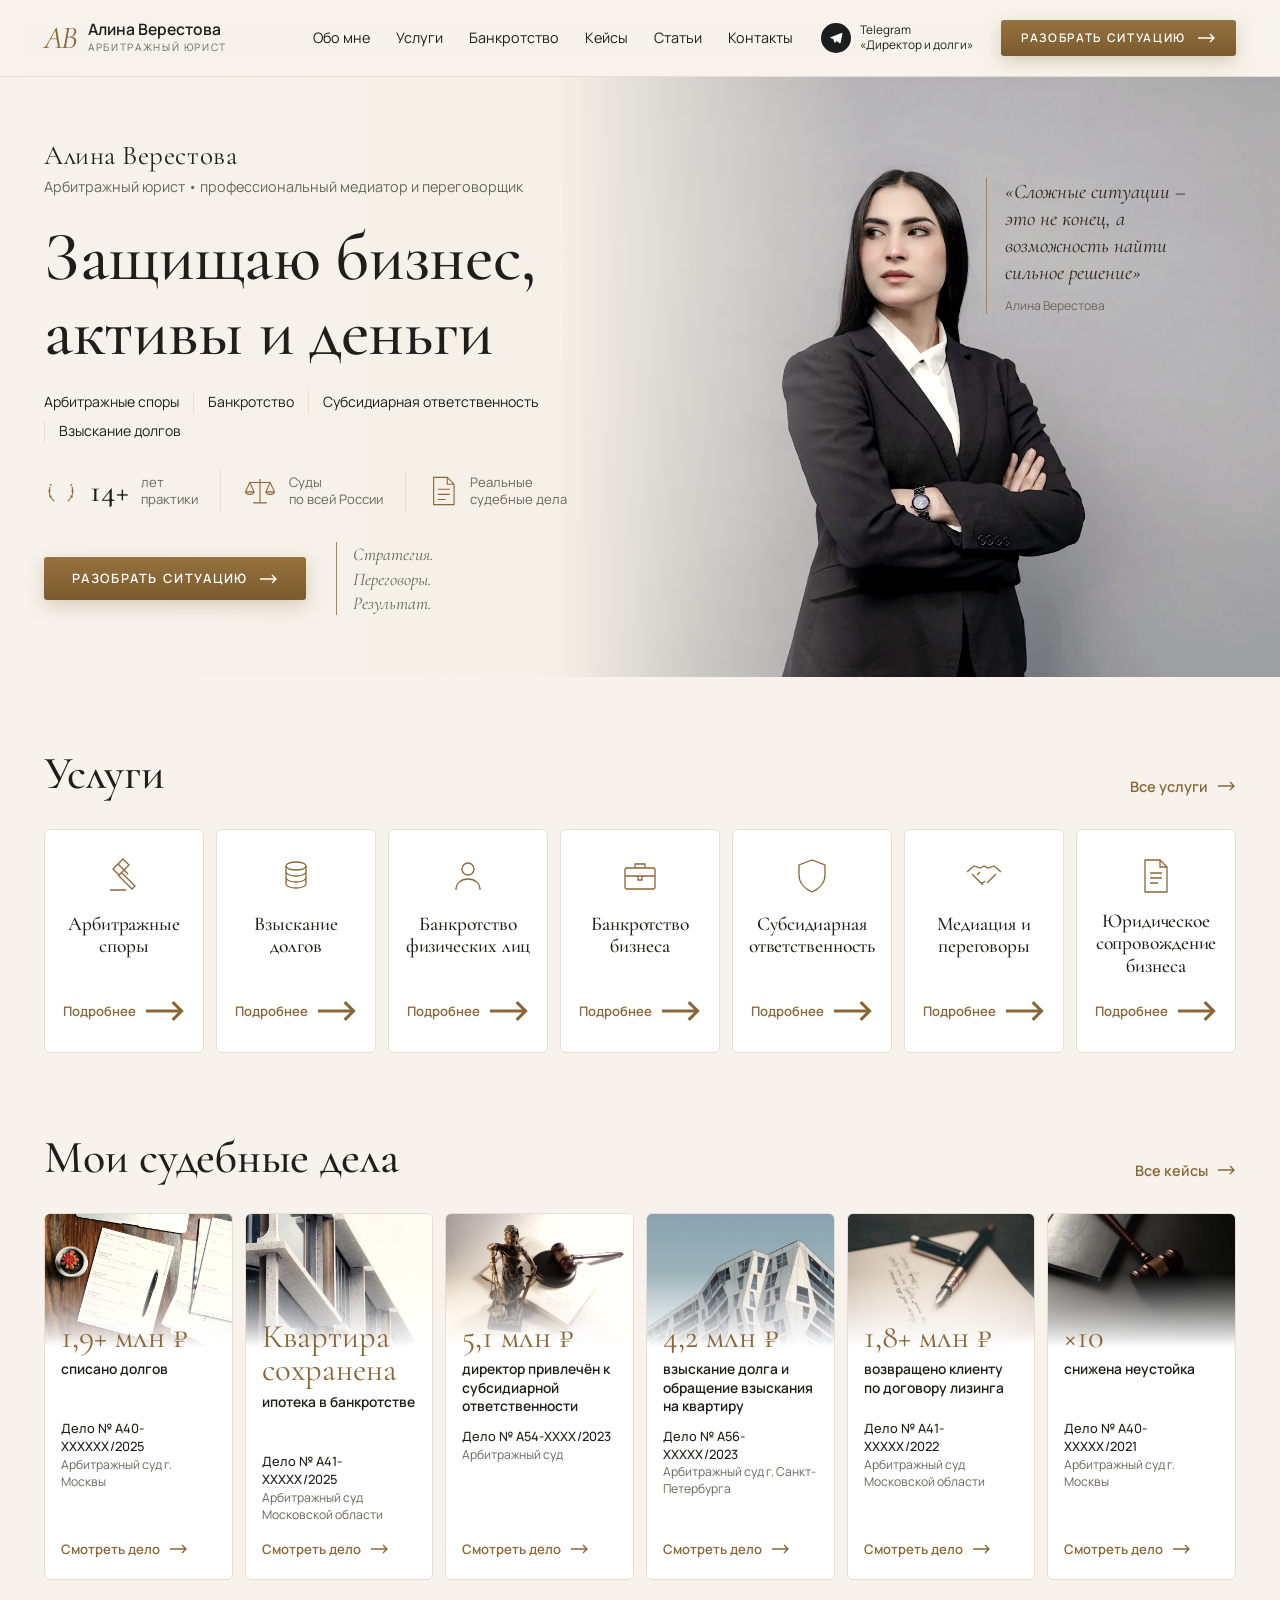
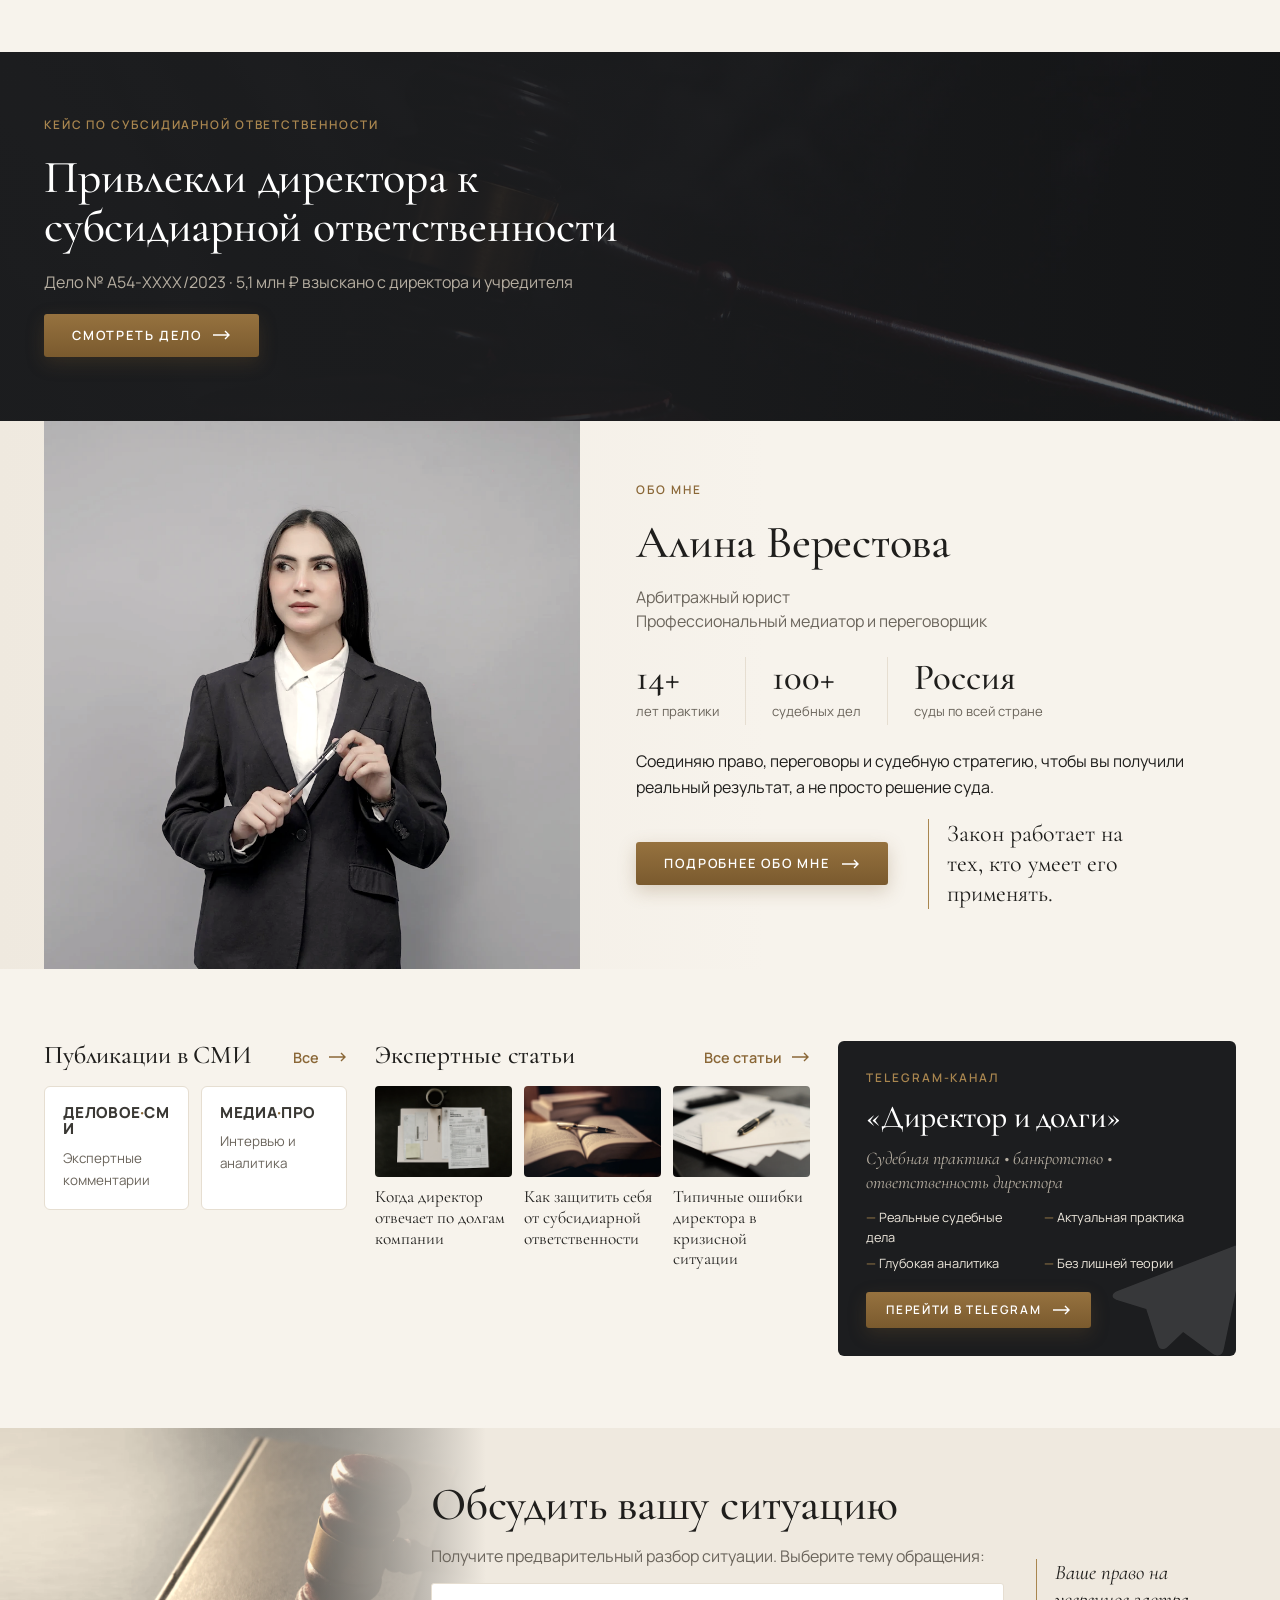
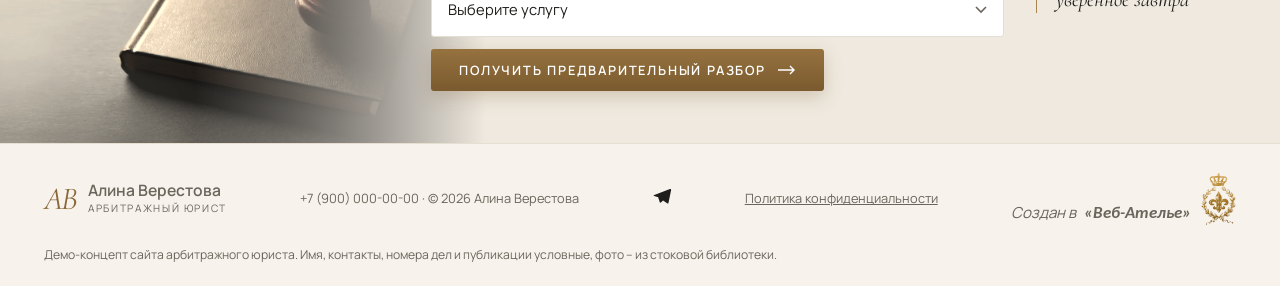
<file: index.html>
<!doctype html>
<html lang="ru">
<head>
<meta charset="utf-8">
<meta name="viewport" content="width=device-width,initial-scale=1">
<title>Алина Верестова · арбитражный юрист</title>
<meta name="description" content="Арбитражные споры, банкротство, субсидиарная ответственность, взыскание долгов. Реальные судебные дела и разбор вашей ситуации. Демо-сайт.">
<meta property="og:title" content="Алина Верестова · арбитражный юрист">
<meta property="og:description" content="Защищаю бизнес, активы и деньги в сложных юридических ситуациях.">
<meta property="og:type" content="website">
<meta property="og:url" content="https://vladislav-jb.github.io/yurist-bankrotstvo/">
<meta property="og:image" content="https://vladislav-jb.github.io/yurist-bankrotstvo/assets/hero.webp">
<link rel="icon" href="data:image/svg+xml,%3Csvg xmlns='http://www.w3.org/2000/svg' viewBox='0 0 64 64'%3E%3Crect width='64' height='64' rx='12' fill='%231C1D1F'/%3E%3Ctext x='32' y='43' font-family='Georgia' font-style='italic' font-size='30' fill='%23A9864F' text-anchor='middle'%3EАВ%3C/text%3E%3C/svg%3E">
<link rel="preconnect" href="https://fonts.googleapis.com"><link rel="preconnect" href="https://fonts.gstatic.com" crossorigin>
<link rel="stylesheet" href="https://fonts.googleapis.com/css2?family=Cormorant+Garamond:ital,wght@0,500;0,600;1,500&family=Manrope:wght@400;500;600;700;800&display=swap">
<link href="https://fonts.googleapis.com/css2?family=Carlito:ital,wght@1,700&display=swap" rel="stylesheet">
<link rel="stylesheet" href="style.css?v=3">
<script type="application/ld+json">{"@context":"https://schema.org","@type":"LegalService","name":"Алина Верестова, арбитражный юрист","telephone":"+7 (900) 000-00-00","areaServed":"RU","url":"https://vladislav-jb.github.io/yurist-bankrotstvo/"}</script>
</head>
<body>
<svg width="0" height="0" style="position:absolute" aria-hidden="true">
  <symbol id="arr" viewBox="0 0 18 10"><path d="M0 5h16M12 1l4 4-4 4" fill="none" stroke="currentColor" stroke-width="1.4"/></symbol>
  <symbol id="plane" viewBox="0 0 24 24"><path d="M21.5 3.5 2.8 10.7c-1 .4-1 1.1-.2 1.4l4.8 1.5 1.8 5.6c.2.6.4.8.9.8.4 0 .6-.2.9-.5l2.3-2.2 4.8 3.5c.9.5 1.5.2 1.7-.8l3.1-14.8c.3-1.3-.5-1.9-1.4-1.7Z" fill="currentColor"/></symbol>
</svg>

<header class="hdr">
  <div class="wrap hdr__in">
    <a class="logo" href="./"><span class="logo__mark">АВ</span><span class="logo__txt"><b>Алина Верестова</b><small>Арбитражный юрист</small></span></a>
    <nav class="nav" aria-label="Разделы">
      <a href="#about">Обо мне</a><a href="#uslugi">Услуги</a><a href="bankrotstvo.html">Банкротство</a><a href="#kejsy">Кейсы</a><a href="#stati">Статьи</a><a href="#kontakty">Контакты</a>
    </nav>
    <a class="tg" href="#tg"><span class="tg__ic"><svg width="14" height="14" style="color:#fff"><use href="#plane"/></svg></span><span>Telegram<br>«Директор и долги»</span></a>
    <a class="btn btn--sm" href="#kontakty" data-open-form>Разобрать ситуацию <svg class="arr"><use href="#arr"/></svg></a>
    <button class="burger" aria-label="Меню" aria-expanded="false"><svg width="20" height="14" viewBox="0 0 20 14"><path d="M0 1h20M0 7h20M0 13h20" stroke="currentColor" stroke-width="1.6"/></svg></button>
  </div>
</header>

<main>
<section class="hero" aria-label="Первый экран">
  <div class="wrap hero__in">
    <div class="hero__txt">
      <div><div class="hero__name">Алина Верестова</div><div class="hero__role">Арбитражный юрист • профессиональный медиатор и переговорщик</div></div>
      <h1>Защищаю бизнес, активы и деньги</h1>
      <div class="hero__dirs"><span>Арбитражные споры</span><span>Банкротство</span><span>Субсидиарная ответственность</span><span>Взыскание долгов</span></div>
      <div class="facts">
        <div class="fact"><svg width="34" height="34" viewBox="0 0 40 40" fill="none" stroke="currentColor" stroke-width="1.3"><path d="M12 32c-5-4-7-10-5-17M28 32c5-4 7-10 5-17M9 26l-3 1M8 20H5M9 14l-2-2M31 26l3 1M32 20h3M31 14l2-2"/></svg><b>14+</b><span>лет<br>практики</span></div>
        <div class="fact"><svg width="34" height="34" viewBox="0 0 40 40" fill="none" stroke="currentColor" stroke-width="1.3"><path d="M20 6v28M12 34h16M8 10h24M8 10l-5 11h10L8 10ZM32 10l-5 11h10L32 10ZM3 21a5 3 0 0 0 10 0M27 21a5 3 0 0 0 10 0"/></svg><span>Суды<br>по всей России</span></div>
        <div class="fact"><svg width="30" height="34" viewBox="0 0 34 40" fill="none" stroke="currentColor" stroke-width="1.3"><path d="M6 4h16l8 8v24H6V4ZM22 4v8h8M11 18h14M11 24h14M11 30h9"/></svg><span>Реальные<br>судебные дела</span></div>
      </div>
      <div class="hero__cta">
        <a class="btn" href="#kontakty" data-open-form>Разобрать ситуацию <svg class="arr"><use href="#arr"/></svg></a>
        <div class="motto">Стратегия.<br>Переговоры.<br>Результат.</div>
      </div>
    </div>
  </div>
  <div class="hero__photo"><img src="assets/hero.webp" alt="Алина Верестова, арбитражный юрист" width="1920" height="1080" fetchpriority="high"></div>
  <blockquote class="quote">«Сложные ситуации – это не конец, а возможность найти сильное решение»<small>Алина Верестова</small></blockquote>
</section>

<section class="sec" id="uslugi">
  <div class="wrap">
    <div class="sec__head"><h2>Услуги</h2><a class="link" href="#" data-demo>Все услуги <svg class="arr"><use href="#arr"/></svg></a></div>
    <div class="svc">
      <a href="#" data-demo="Страница услуги «Арбитражные споры» – в демо не делалась, по ТЗ её наполняем позже."><svg viewBox="0 0 40 40" fill="none" stroke="currentColor" stroke-width="1.3"><path d="m14 8 10 10M9 13l10-10 6 6-10 10zM17 16l14 14-3 3-14-14M6 34h16"/></svg><h3>Арбитражные споры</h3><span class="link">Подробнее <svg class="arr"><use href="#arr"/></svg></span></a>
      <a href="#" data-demo="Страница услуги «Взыскание долгов» – в демо не делалась, по ТЗ её наполняем позже."><svg viewBox="0 0 40 40" fill="none" stroke="currentColor" stroke-width="1.3"><ellipse cx="20" cy="10" rx="10" ry="4"/><path d="M10 10v6c0 2 4.5 4 10 4s10-2 10-4v-6M10 16v6c0 2 4.5 4 10 4s10-2 10-4v-6M10 22v6c0 2 4.5 4 10 4s10-2 10-4v-6"/></svg><h3>Взыскание долгов</h3><span class="link">Подробнее <svg class="arr"><use href="#arr"/></svg></span></a>
      <a href="bankrotstvo.html#fiz"><svg viewBox="0 0 40 40" fill="none" stroke="currentColor" stroke-width="1.3"><circle cx="20" cy="13" r="6"/><path d="M8 34c0-7 5-11 12-11s12 4 12 11"/></svg><h3>Банкротство физических лиц</h3><span class="link">Подробнее <svg class="arr"><use href="#arr"/></svg></span></a>
      <a href="bankrotstvo.html#biz"><svg viewBox="0 0 40 40" fill="none" stroke="currentColor" stroke-width="1.3"><rect x="5" y="12" width="30" height="21" rx="2"/><path d="M15 12V8h10v4M5 20h30M18 20v4h4v-4"/></svg><h3>Банкротство бизнеса</h3><span class="link">Подробнее <svg class="arr"><use href="#arr"/></svg></span></a>
      <a href="bankrotstvo.html#subsid"><svg viewBox="0 0 40 40" fill="none" stroke="currentColor" stroke-width="1.3"><path d="M20 4 7 9v10c0 8 6 14 13 17 7-3 13-9 13-17V9L20 4Z"/></svg><h3>Субсидиарная ответственность</h3><span class="link">Подробнее <svg class="arr"><use href="#arr"/></svg></span></a>
      <a href="#" data-demo="Страница услуги «Медиация и переговоры» – в демо не делалась, по ТЗ её наполняем позже."><svg viewBox="0 0 40 40" fill="none" stroke="currentColor" stroke-width="1.3"><path d="M3 16l7-6 6 2 4-2 4 2 6-2 7 6M8 18l8 8c1 1 3 1 4 0l1-1M16 16l-3 3M13 23l3 3M17 27l2 2M32 18l-9 9"/></svg><h3>Медиация и переговоры</h3><span class="link">Подробнее <svg class="arr"><use href="#arr"/></svg></span></a>
      <a href="#" data-demo="Страница услуги «Юридическое сопровождение бизнеса» – в демо не делалась, по ТЗ её наполняем позже."><svg viewBox="0 0 40 40" fill="none" stroke="currentColor" stroke-width="1.3"><path d="M9 4h15l7 7v25H9V4ZM24 4v7h7M14 17h12M14 22h12M14 27h8"/></svg><h3>Юридическое сопровождение бизнеса</h3><span class="link">Подробнее <svg class="arr"><use href="#arr"/></svg></span></a>
    </div>
  </div>
</section>

<section class="sec" id="kejsy" style="padding-top:8px">
  <div class="wrap">
    <div class="sec__head"><h2>Мои судебные дела</h2><a class="link" href="#" data-demo>Все кейсы <svg class="arr"><use href="#arr"/></svg></a></div>
    <div class="cases">
      <a class="case" href="#" data-demo="На сайте заказчика ссылка откроет карточку дела в картотеке арбитражных дел (kad.arbitr.ru).">
        <div class="case__img"><img src="assets/c1.webp" alt="" loading="lazy" width="700" height="500"></div>
        <div class="case__body"><div class="case__num">1,9+ млн ₽</div><div class="case__what">списано долгов</div>
          <div class="case__court"><b>Дело № А40-XXXXXX/2025</b>Арбитражный суд г. Москвы</div><span class="link">Смотреть дело <svg class="arr"><use href="#arr"/></svg></span></div></a>
      <a class="case" href="#" data-demo="На сайте заказчика ссылка откроет карточку дела в картотеке арбитражных дел (kad.arbitr.ru).">
        <div class="case__img"><img src="assets/c2.webp" alt="" loading="lazy" width="700" height="500"></div>
        <div class="case__body"><div class="case__num">Квартира сохранена</div><div class="case__what">ипотека в банкротстве</div>
          <div class="case__court"><b>Дело № А41-XXXXX/2025</b>Арбитражный суд Московской области</div><span class="link">Смотреть дело <svg class="arr"><use href="#arr"/></svg></span></div></a>
      <a class="case" href="#" data-demo="На сайте заказчика ссылка откроет карточку дела в картотеке арбитражных дел (kad.arbitr.ru).">
        <div class="case__img"><img src="assets/c3.webp" alt="" loading="lazy" width="700" height="500"></div>
        <div class="case__body"><div class="case__num">5,1 млн ₽</div><div class="case__what">директор привлечён к субсидиарной ответственности</div>
          <div class="case__court"><b>Дело № А54-XXXX/2023</b>Арбитражный суд</div><span class="link">Смотреть дело <svg class="arr"><use href="#arr"/></svg></span></div></a>
      <a class="case" href="#" data-demo="На сайте заказчика ссылка откроет карточку дела в картотеке арбитражных дел (kad.arbitr.ru).">
        <div class="case__img"><img src="assets/c4.webp" alt="" loading="lazy" width="700" height="500"></div>
        <div class="case__body"><div class="case__num">4,2 млн ₽</div><div class="case__what">взыскание долга и обращение взыскания на квартиру</div>
          <div class="case__court"><b>Дело № А56-XXXXX/2023</b>Арбитражный суд г. Санкт-Петербурга</div><span class="link">Смотреть дело <svg class="arr"><use href="#arr"/></svg></span></div></a>
      <a class="case" href="#" data-demo="На сайте заказчика ссылка откроет карточку дела в картотеке арбитражных дел (kad.arbitr.ru).">
        <div class="case__img"><img src="assets/c5.webp" alt="" loading="lazy" width="700" height="500"></div>
        <div class="case__body"><div class="case__num">1,8+ млн ₽</div><div class="case__what">возвращено клиенту по договору лизинга</div>
          <div class="case__court"><b>Дело № А41-XXXXX/2022</b>Арбитражный суд Московской области</div><span class="link">Смотреть дело <svg class="arr"><use href="#arr"/></svg></span></div></a>
      <a class="case" href="#" data-demo="На сайте заказчика ссылка откроет карточку дела в картотеке арбитражных дел (kad.arbitr.ru).">
        <div class="case__img"><img src="assets/c6.webp" alt="" loading="lazy" width="700" height="500"></div>
        <div class="case__body"><div class="case__num">×10</div><div class="case__what">снижена неустойка</div>
          <div class="case__court"><b>Дело № А40-XXXXX/2021</b>Арбитражный суд г. Москвы</div><span class="link">Смотреть дело <svg class="arr"><use href="#arr"/></svg></span></div></a>
    </div>
  </div>
</section>

<section class="banner" aria-label="Кейс по субсидиарной ответственности">
  <img class="bg" src="assets/banner.webp" alt="" loading="lazy">
  <div class="wrap">
    <div class="eyebrow">Кейс по субсидиарной ответственности</div>
    <h2>Привлекли директора к субсидиарной ответственности</h2>
    <p>Дело № А54-XXXX/2023 · 5,1 млн ₽ взыскано с директора и учредителя</p>
    <a class="btn" href="#" data-demo="На сайте заказчика ссылка откроет судебный акт по делу.">Смотреть дело <svg class="arr"><use href="#arr"/></svg></a>
  </div>
</section>

<section class="about" id="about">
  <div class="wrap about__in">
    <div class="about__photo"><img src="assets/about.webp" alt="Алина Верестова" loading="lazy" width="1400" height="1000"></div>
    <div class="about__txt">
      <div class="eyebrow">Обо мне</div>
      <h2>Алина Верестова</h2>
      <p class="about__role">Арбитражный юрист<br>Профессиональный медиатор и переговорщик</p>
      <div class="stats">
        <div class="stat"><b>14+</b><span>лет практики</span></div>
        <div class="stat"><b>100+</b><span>судебных дел</span></div>
        <div class="stat"><b>Россия</b><span>суды по всей стране</span></div>
      </div>
      <p>Соединяю право, переговоры и судебную стратегию, чтобы вы получили реальный результат, а не просто решение суда.</p>
      <div class="about__row">
        <a class="btn" href="#" data-demo="Страница «Обо мне» – в демо не делалась.">Подробнее обо мне <svg class="arr"><use href="#arr"/></svg></a>
        <div class="about__quote">Закон работает на тех, кто умеет его применять.</div>
      </div>
    </div>
  </div>
</section>

<section class="sec" id="stati">
  <div class="wrap tri">
    <div>
      <div class="mini-head"><h3>Публикации в СМИ</h3><a class="link" href="#" data-demo>Все <svg class="arr"><use href="#arr"/></svg></a></div>
      <div class="media">
        <a href="#" data-demo="Здесь будет ссылка на публикацию из действующего сайта заказчика."><span class="mlogo">ДЕЛОВОЕ<i>·</i>СМИ</span><span class="muted">Экспертные комментарии</span></a>
        <a href="#" data-demo="Здесь будет ссылка на публикацию из действующего сайта заказчика."><span class="mlogo">МЕДИА<i>·</i>ПРО</span><span class="muted">Интервью и аналитика</span></a>
      </div>
    </div>
    <div>
      <div class="mini-head"><h3>Экспертные статьи</h3><a class="link" href="#" data-demo>Все статьи <svg class="arr"><use href="#arr"/></svg></a></div>
      <div class="arts">
        <a href="#" data-demo="Здесь будет ссылка на реальную статью с сайта заказчика."><img src="assets/a1.webp" alt="" loading="lazy" width="600" height="400"><span>Когда директор отвечает по долгам компании</span></a>
        <a href="#" data-demo="Здесь будет ссылка на реальную статью с сайта заказчика."><img src="assets/a2.webp" alt="" loading="lazy" width="600" height="400"><span>Как защитить себя от субсидиарной ответственности</span></a>
        <a href="#" data-demo="Здесь будет ссылка на реальную статью с сайта заказчика."><img src="assets/a3.webp" alt="" loading="lazy" width="600" height="400"><span>Типичные ошибки директора в кризисной ситуации</span></a>
      </div>
    </div>
    <div class="tgcard" id="tg">
      <div class="eyebrow">Telegram-канал</div>
      <h3>«Директор и долги»</h3>
      <p>Судебная практика • банкротство • ответственность директора</p>
      <ul><li>Реальные судебные дела</li><li>Актуальная практика</li><li>Глубокая аналитика</li><li>Без лишней теории</li></ul>
      <a class="btn btn--sm" href="#" data-demo="На сайте заказчика кнопка ведёт в его Telegram-канал.">Перейти в Telegram <svg class="arr"><use href="#arr"/></svg></a>
      <svg class="plane" width="150" height="150"><use href="#plane"/></svg>
    </div>
  </div>
</section>

<section class="cta" id="kontakty">
  <div class="cta__img"><img src="assets/cta.webp" alt="" loading="lazy"></div>
  <div class="wrap cta__in">
    <div></div>
    <form class="cta__form" onsubmit="return false">
      <h2>Обсудить вашу ситуацию</h2>
      <p class="muted">Получите предварительный разбор ситуации. Выберите тему обращения:</p>
      <div class="cta__row">
        <select class="select" aria-label="Тема обращения">
          <option value="">Выберите услугу</option>
          <option>Арбитражный спор</option><option>Взыскание долга</option><option>Банкротство физлица</option><option>Банкротство бизнеса</option><option>Субсидиарная ответственность</option><option>Медиация</option><option>Другое</option>
        </select>
        <button class="btn" data-open-form>Получить предварительный разбор <svg class="arr"><use href="#arr"/></svg></button>
      </div>
    </form>
    <div class="cta__motto">Ваше право на уверенное завтра</div>
  </div>
</section>
</main>

<footer class="ftr">
  <div class="wrap">
    <div class="ftr__in">
      <a class="logo" href="./"><span class="logo__mark">АВ</span><span class="logo__txt"><b>Алина Верестова</b><small>Арбитражный юрист</small></span></a>
      <span>+7 (900) 000-00-00 · © 2026 Алина Верестова</span>
      <span class="ftr__soc"><a href="#tg" aria-label="Telegram"><svg width="20" height="20"><use href="#plane"/></svg></a></span>
      <a href="#" data-demo>Политика конфиденциальности</a>
      <span class="foot__made">Создан в <a href="http://web-atelie.ru/" target="_blank" rel="noopener">«Веб-Ателье»</a><img src="assets/web-atelie.png" alt="" width="40" height="52" loading="lazy" decoding="async"></span>
    </div>
    <p class="demo-note">Демо-концепт сайта арбитражного юриста. Имя, контакты, номера дел и публикации условные, фото – из стоковой библиотеки.</p>
  </div>
</footer>

<div class="modal" id="form" hidden role="dialog" aria-modal="true" aria-labelledby="form-h">
  <div class="modal__box">
    <button class="modal__x" aria-label="Закрыть">×</button>
    <div class="step" id="step1">
      <div class="eyebrow">Шаг 1 из 2</div>
      <h2 id="form-h">С чем связана ваша ситуация?</h2>
      <div class="opts">
        <label class="opt"><input type="radio" name="topic" value="Арбитражный спор">Арбитражный спор</label>
        <label class="opt"><input type="radio" name="topic" value="Взыскание долга">Взыскание долга</label>
        <label class="opt"><input type="radio" name="topic" value="Банкротство физлица">Банкротство физлица</label>
        <label class="opt"><input type="radio" name="topic" value="Банкротство бизнеса">Банкротство бизнеса</label>
        <label class="opt"><input type="radio" name="topic" value="Субсидиарная ответственность">Субсидиарная ответственность</label>
        <label class="opt"><input type="radio" name="topic" value="Медиация">Медиация</label>
        <label class="opt"><input type="radio" name="topic" value="Другое">Другое</label>
      </div>
      <button class="btn" id="next" type="button">Далее <svg class="arr"><use href="#arr"/></svg></button>
    </div>
    <form id="send">
      <div class="step" id="step2" hidden>
        <div class="eyebrow">Шаг 2 из 2</div>
        <h2>Как с вами связаться</h2>
        <p class="muted" style="margin-bottom:16px">Отвечу лично в течение рабочего дня.</p>
        <label class="field">Имя<input id="f-name" autocomplete="name"></label>
        <label class="field">Телефон или Telegram<input id="f-phone" autocomplete="tel"></label>
        <label class="field">Коротко о ситуации<textarea id="f-msg" placeholder="Например: контрагент не платит 1,2 млн ₽, решение суда есть"></textarea></label>
        <div class="form-foot"><button class="back" id="back" type="button">← Назад</button><button class="btn" type="submit">Отправить <svg class="arr"><use href="#arr"/></svg></button></div>
      </div>
    </form>
    <div class="step done" id="step3" hidden>
      <h2>Заявка принята</h2>
      <p class="muted" style="margin-top:10px">Это демо-версия: заявка никуда не отправлена. На сайте заказчика она придёт на почту или в Telegram.</p>
    </div>
  </div>
</div>
<script src="app.js?v=2"></script>
</body>
</html>
</file>
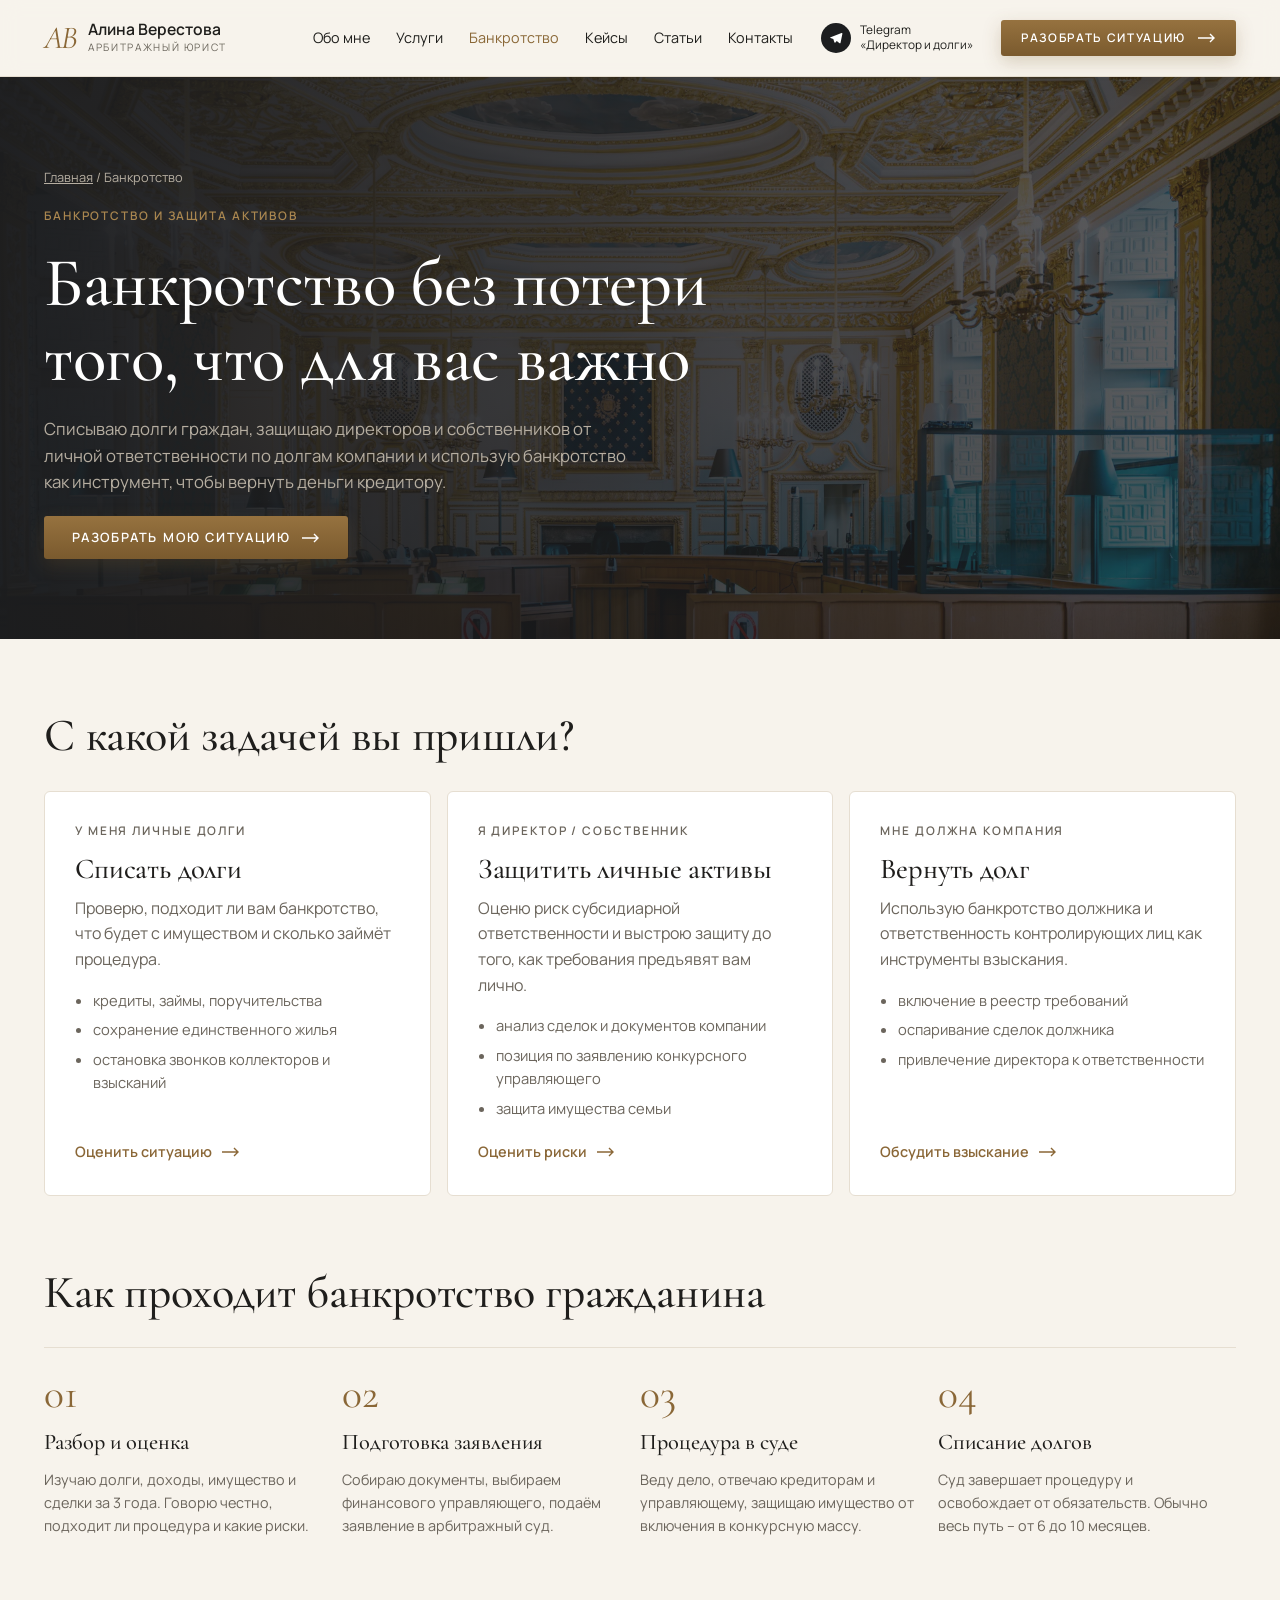
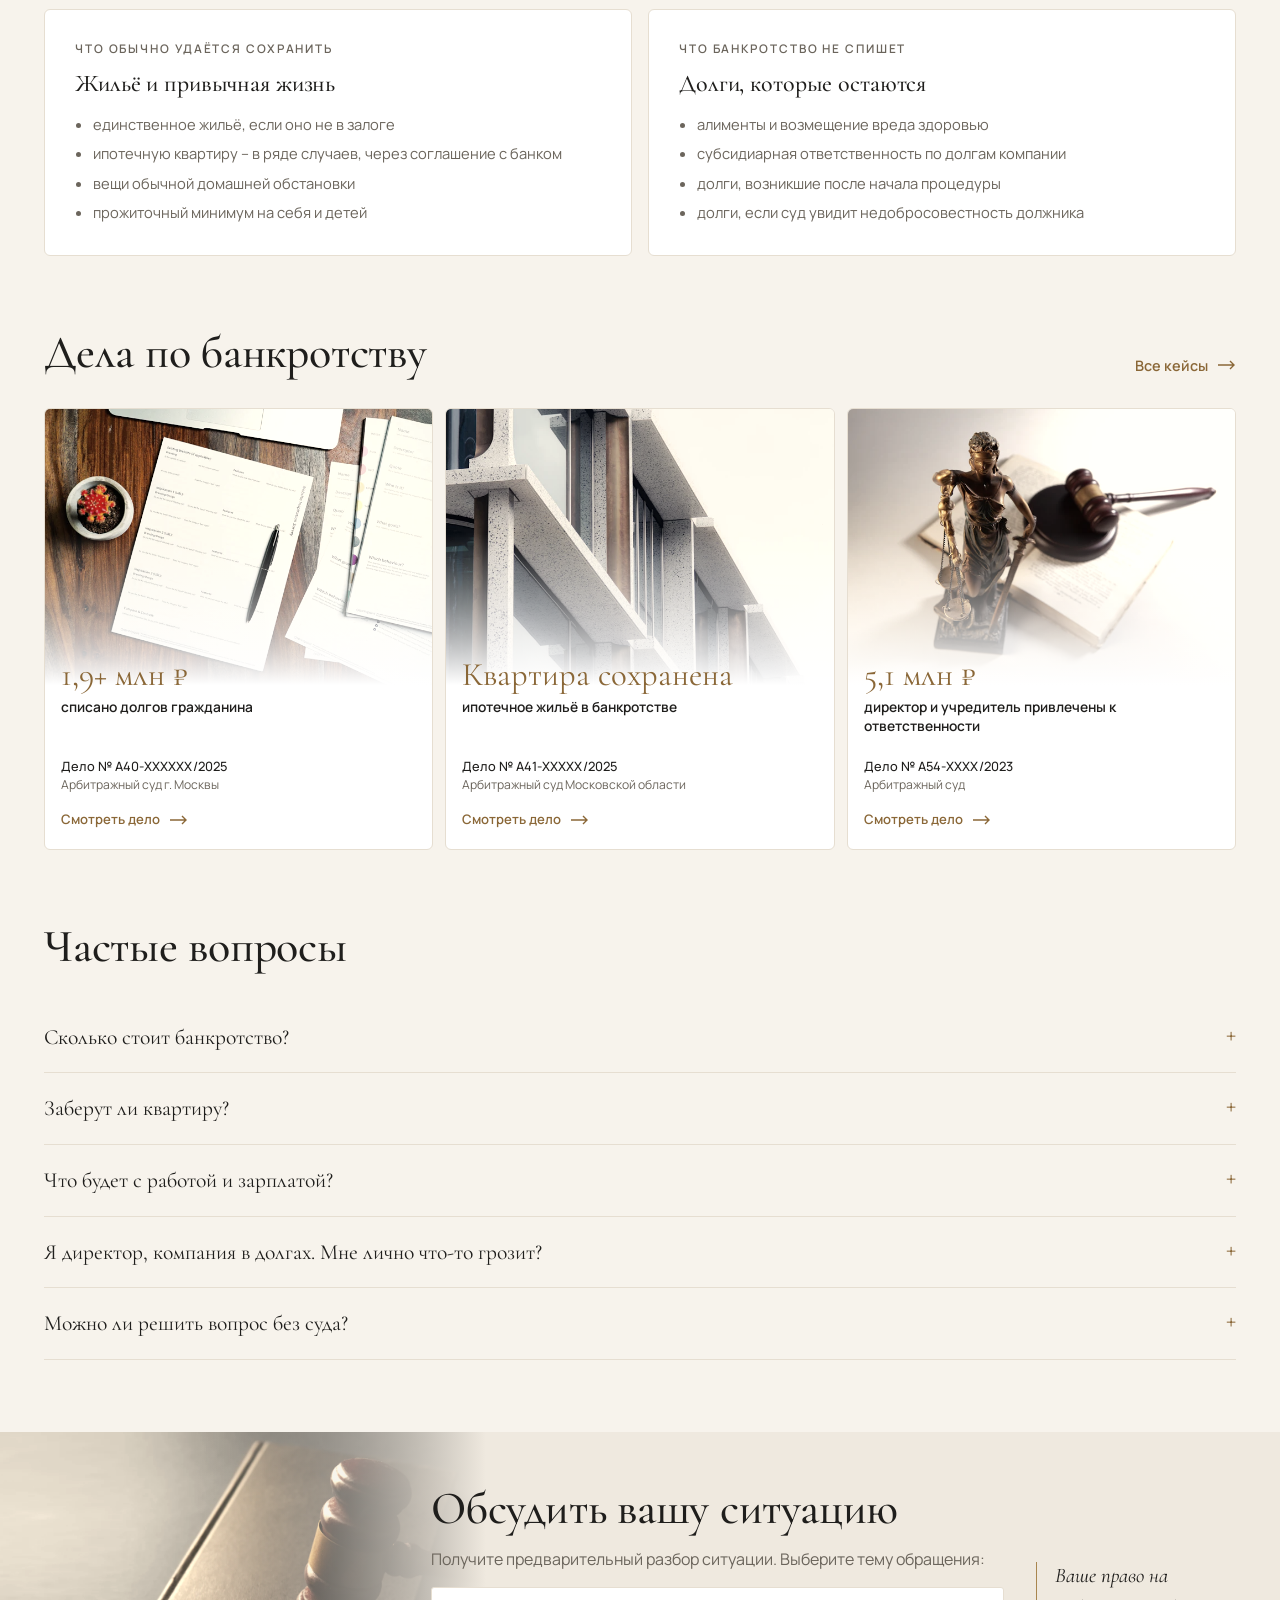
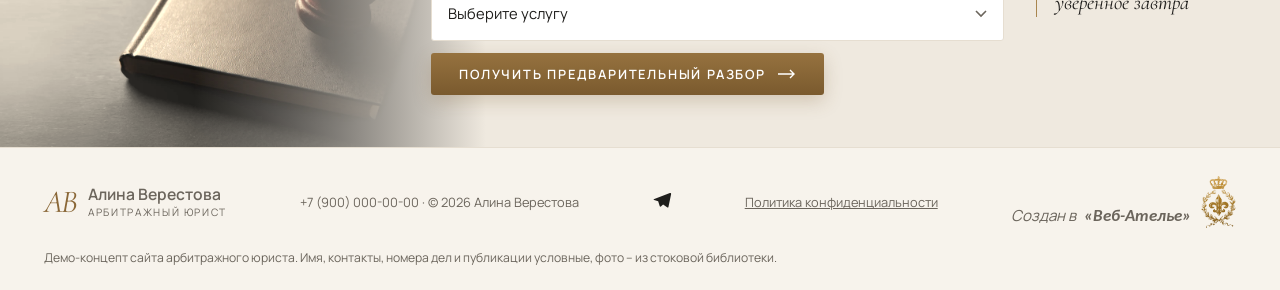
<file: bankrotstvo.html>
<!doctype html>
<html lang="ru">
<head>
<meta charset="utf-8">
<meta name="viewport" content="width=device-width,initial-scale=1">
<title>Банкротство и защита активов · Алина Верестова</title>
<meta name="description" content="Банкротство физлиц и бизнеса, защита директора от субсидиарной ответственности, взыскание через банкротство. Демо-сайт.">
<meta property="og:title" content="Алина Верестова · арбитражный юрист">
<meta property="og:description" content="Защищаю бизнес, активы и деньги в сложных юридических ситуациях.">
<meta property="og:type" content="website">
<meta property="og:url" content="https://vladislav-jb.github.io/yurist-bankrotstvo/bankrotstvo.html">
<meta property="og:image" content="https://vladislav-jb.github.io/yurist-bankrotstvo/assets/hero.webp">
<link rel="icon" href="data:image/svg+xml,%3Csvg xmlns='http://www.w3.org/2000/svg' viewBox='0 0 64 64'%3E%3Crect width='64' height='64' rx='12' fill='%231C1D1F'/%3E%3Ctext x='32' y='43' font-family='Georgia' font-style='italic' font-size='30' fill='%23A9864F' text-anchor='middle'%3EАВ%3C/text%3E%3C/svg%3E">
<link rel="preconnect" href="https://fonts.googleapis.com"><link rel="preconnect" href="https://fonts.gstatic.com" crossorigin>
<link rel="stylesheet" href="https://fonts.googleapis.com/css2?family=Cormorant+Garamond:ital,wght@0,500;0,600;1,500&family=Manrope:wght@400;500;600;700;800&display=swap">
<link href="https://fonts.googleapis.com/css2?family=Carlito:ital,wght@1,700&display=swap" rel="stylesheet">
<link rel="stylesheet" href="style.css?v=3">
<script type="application/ld+json">{"@context":"https://schema.org","@type":"LegalService","name":"Алина Верестова, арбитражный юрист","telephone":"+7 (900) 000-00-00","areaServed":"RU","url":"https://vladislav-jb.github.io/yurist-bankrotstvo/"}</script>
</head>
<body>
<svg width="0" height="0" style="position:absolute" aria-hidden="true">
  <symbol id="arr" viewBox="0 0 18 10"><path d="M0 5h16M12 1l4 4-4 4" fill="none" stroke="currentColor" stroke-width="1.4"/></symbol>
  <symbol id="plane" viewBox="0 0 24 24"><path d="M21.5 3.5 2.8 10.7c-1 .4-1 1.1-.2 1.4l4.8 1.5 1.8 5.6c.2.6.4.8.9.8.4 0 .6-.2.9-.5l2.3-2.2 4.8 3.5c.9.5 1.5.2 1.7-.8l3.1-14.8c.3-1.3-.5-1.9-1.4-1.7Z" fill="currentColor"/></symbol>
</svg>

<header class="hdr">
  <div class="wrap hdr__in">
    <a class="logo" href="./"><span class="logo__mark">АВ</span><span class="logo__txt"><b>Алина Верестова</b><small>Арбитражный юрист</small></span></a>
    <nav class="nav" aria-label="Разделы">
      <a href="./#about">Обо мне</a><a href="./#uslugi">Услуги</a><a href="bankrotstvo.html" aria-current="page">Банкротство</a><a href="./#kejsy">Кейсы</a><a href="./#stati">Статьи</a><a href="#kontakty">Контакты</a>
    </nav>
    <a class="tg" href="./#tg"><span class="tg__ic"><svg width="14" height="14" style="color:#fff"><use href="#plane"/></svg></span><span>Telegram<br>«Директор и долги»</span></a>
    <a class="btn btn--sm" href="#kontakty" data-open-form>Разобрать ситуацию <svg class="arr"><use href="#arr"/></svg></a>
    <button class="burger" aria-label="Меню" aria-expanded="false"><svg width="20" height="14" viewBox="0 0 20 14"><path d="M0 1h20M0 7h20M0 13h20" stroke="currentColor" stroke-width="1.6"/></svg></button>
  </div>
</header>

<main>
<section class="phero">
  <img class="bg" src="assets/court.webp" alt="" fetchpriority="high">
  <div class="wrap">
    <div class="crumbs"><a href="./">Главная</a> / Банкротство</div>
    <div class="eyebrow" style="color:var(--gold2)">Банкротство и защита активов</div>
    <h1>Банкротство без потери того, что для вас важно</h1>
    <p>Списываю долги граждан, защищаю директоров и собственников от личной ответственности по долгам компании и использую банкротство как инструмент, чтобы вернуть деньги кредитору.</p>
    <a class="btn" href="#kontakty" data-open-form="Банкротство физлица">Разобрать мою ситуацию <svg class="arr"><use href="#arr"/></svg></a>
  </div>
</section>

<section class="sec">
  <div class="wrap">
    <div class="sec__head"><h2>С какой задачей вы пришли?</h2></div>
    <div class="cols3">
      <div class="card" id="fiz"><div class="eyebrow">У меня личные долги</div><h3>Списать долги</h3>
        <p class="muted">Проверю, подходит ли вам банкротство, что будет с имуществом и сколько займёт процедура.</p>
        <ul><li>кредиты, займы, поручительства</li><li>сохранение единственного жилья</li><li>остановка звонков коллекторов и взысканий</li></ul>
        <a class="link" href="#kontakty" data-open-form="Банкротство физлица">Оценить ситуацию <svg class="arr"><use href="#arr"/></svg></a></div>
      <div class="card" id="subsid"><div class="eyebrow">Я директор / собственник</div><h3>Защитить личные активы</h3>
        <p class="muted">Оценю риск субсидиарной ответственности и выстрою защиту до того, как требования предъявят вам лично.</p>
        <ul><li>анализ сделок и документов компании</li><li>позиция по заявлению конкурсного управляющего</li><li>защита имущества семьи</li></ul>
        <a class="link" href="#kontakty" data-open-form="Субсидиарная ответственность">Оценить риски <svg class="arr"><use href="#arr"/></svg></a></div>
      <div class="card" id="biz"><div class="eyebrow">Мне должна компания</div><h3>Вернуть долг</h3>
        <p class="muted">Использую банкротство должника и ответственность контролирующих лиц как инструменты взыскания.</p>
        <ul><li>включение в реестр требований</li><li>оспаривание сделок должника</li><li>привлечение директора к ответственности</li></ul>
        <a class="link" href="#kontakty" data-open-form="Банкротство бизнеса">Обсудить взыскание <svg class="arr"><use href="#arr"/></svg></a></div>
    </div>
  </div>
</section>

<section class="sec" style="padding-top:0">
  <div class="wrap">
    <div class="sec__head"><h2>Как проходит банкротство гражданина</h2></div>
    <ol class="steps" style="padding:0;margin:0">
      <li><b>Разбор и оценка</b><span>Изучаю долги, доходы, имущество и сделки за 3 года. Говорю честно, подходит ли процедура и какие риски.</span></li>
      <li><b>Подготовка заявления</b><span>Собираю документы, выбираем финансового управляющего, подаём заявление в арбитражный суд.</span></li>
      <li><b>Процедура в суде</b><span>Веду дело, отвечаю кредиторам и управляющему, защищаю имущество от включения в конкурсную массу.</span></li>
      <li><b>Списание долгов</b><span>Суд завершает процедуру и освобождает от обязательств. Обычно весь путь – от 6 до 10 месяцев.</span></li>
    </ol>
  </div>
</section>

<section class="sec" style="padding-top:0">
  <div class="wrap keep">
    <div class="card"><div class="eyebrow">Что обычно удаётся сохранить</div><h3>Жильё и привычная жизнь</h3>
      <ul><li>единственное жильё, если оно не в залоге</li><li>ипотечную квартиру – в ряде случаев, через соглашение с банком</li><li>вещи обычной домашней обстановки</li><li>прожиточный минимум на себя и детей</li></ul></div>
    <div class="card"><div class="eyebrow">Что банкротство не спишет</div><h3>Долги, которые остаются</h3>
      <ul><li>алименты и возмещение вреда здоровью</li><li>субсидиарная ответственность по долгам компании</li><li>долги, возникшие после начала процедуры</li><li>долги, если суд увидит недобросовестность должника</li></ul></div>
  </div>
</section>

<section class="sec" style="padding-top:0">
  <div class="wrap">
    <div class="sec__head"><h2>Дела по банкротству</h2><a class="link" href="./#kejsy">Все кейсы <svg class="arr"><use href="#arr"/></svg></a></div>
    <div class="cases cases--3">
      <a class="case" href="#" data-demo="На сайте заказчика ссылка откроет карточку дела в картотеке арбитражных дел (kad.arbitr.ru).">
        <div class="case__img"><img src="assets/c1.webp" alt="" loading="lazy" width="700" height="500"></div>
        <div class="case__body"><div class="case__num">1,9+ млн ₽</div><div class="case__what">списано долгов гражданина</div>
          <div class="case__court"><b>Дело № А40-XXXXXX/2025</b>Арбитражный суд г. Москвы</div><span class="link">Смотреть дело <svg class="arr"><use href="#arr"/></svg></span></div></a>
      <a class="case" href="#" data-demo="На сайте заказчика ссылка откроет карточку дела в картотеке арбитражных дел (kad.arbitr.ru).">
        <div class="case__img"><img src="assets/c2.webp" alt="" loading="lazy" width="700" height="500"></div>
        <div class="case__body"><div class="case__num">Квартира сохранена</div><div class="case__what">ипотечное жильё в банкротстве</div>
          <div class="case__court"><b>Дело № А41-XXXXX/2025</b>Арбитражный суд Московской области</div><span class="link">Смотреть дело <svg class="arr"><use href="#arr"/></svg></span></div></a>
      <a class="case" href="#" data-demo="На сайте заказчика ссылка откроет карточку дела в картотеке арбитражных дел (kad.arbitr.ru).">
        <div class="case__img"><img src="assets/c3.webp" alt="" loading="lazy" width="700" height="500"></div>
        <div class="case__body"><div class="case__num">5,1 млн ₽</div><div class="case__what">директор и учредитель привлечены к ответственности</div>
          <div class="case__court"><b>Дело № А54-XXXX/2023</b>Арбитражный суд</div><span class="link">Смотреть дело <svg class="arr"><use href="#arr"/></svg></span></div></a>
    </div>
  </div>
</section>

<section class="sec" style="padding-top:0">
  <div class="wrap faq">
    <div class="sec__head"><h2>Частые вопросы</h2></div>
    <details><summary>Сколько стоит банкротство?</summary><p>Зависит от числа кредиторов, имущества и спорных сделок. После разбора ситуации назову фиксированную стоимость и этапы оплаты – без доплат по ходу дела.</p></details>
    <details><summary>Заберут ли квартиру?</summary><p>Единственное жильё, которое не в залоге, по закону не продают. С ипотечной квартирой сложнее, но в ряде случаев её удаётся сохранить – как в одном из дел выше.</p></details>
    <details><summary>Что будет с работой и зарплатой?</summary><p>Работу банкротство не отнимает. Часть дохода в пределах прожиточного минимума остаётся вам, остальное идёт на расчёты с кредиторами во время процедуры.</p></details>
    <details><summary>Я директор, компания в долгах. Мне лично что-то грозит?</summary><p>Если компанию банкротят, управляющий может потребовать с директора и собственников её долги лично. Чем раньше оценить риски и собрать доказательства добросовестности, тем сильнее защита.</p></details>
    <details><summary>Можно ли решить вопрос без суда?</summary><p>Иногда да: реструктуризация, мировое соглашение или переговоры с кредиторами. Я медиатор, поэтому сначала ищем такой путь, если он выгоднее.</p></details>
  </div>
</section>

<section class="cta" id="kontakty">
  <div class="cta__img"><img src="assets/cta.webp" alt="" loading="lazy"></div>
  <div class="wrap cta__in">
    <div></div>
    <form class="cta__form" onsubmit="return false">
      <h2>Обсудить вашу ситуацию</h2>
      <p class="muted">Получите предварительный разбор ситуации. Выберите тему обращения:</p>
      <div class="cta__row">
        <select class="select" aria-label="Тема обращения">
          <option value="">Выберите услугу</option>
          <option>Арбитражный спор</option><option>Взыскание долга</option><option>Банкротство физлица</option><option>Банкротство бизнеса</option><option>Субсидиарная ответственность</option><option>Медиация</option><option>Другое</option>
        </select>
        <button class="btn" data-open-form>Получить предварительный разбор <svg class="arr"><use href="#arr"/></svg></button>
      </div>
    </form>
    <div class="cta__motto">Ваше право на уверенное завтра</div>
  </div>
</section>
</main>

<footer class="ftr">
  <div class="wrap">
    <div class="ftr__in">
      <a class="logo" href="./"><span class="logo__mark">АВ</span><span class="logo__txt"><b>Алина Верестова</b><small>Арбитражный юрист</small></span></a>
      <span>+7 (900) 000-00-00 · © 2026 Алина Верестова</span>
      <span class="ftr__soc"><a href="./#tg" aria-label="Telegram"><svg width="20" height="20"><use href="#plane"/></svg></a></span>
      <a href="#" data-demo>Политика конфиденциальности</a>
      <span class="foot__made">Создан в <a href="http://web-atelie.ru/" target="_blank" rel="noopener">«Веб-Ателье»</a><img src="assets/web-atelie.png" alt="" width="40" height="52" loading="lazy" decoding="async"></span>
    </div>
    <p class="demo-note">Демо-концепт сайта арбитражного юриста. Имя, контакты, номера дел и публикации условные, фото – из стоковой библиотеки.</p>
  </div>
</footer>

<div class="modal" id="form" hidden role="dialog" aria-modal="true" aria-labelledby="form-h">
  <div class="modal__box">
    <button class="modal__x" aria-label="Закрыть">×</button>
    <div class="step" id="step1">
      <div class="eyebrow">Шаг 1 из 2</div>
      <h2 id="form-h">С чем связана ваша ситуация?</h2>
      <div class="opts">
        <label class="opt"><input type="radio" name="topic" value="Арбитражный спор">Арбитражный спор</label>
        <label class="opt"><input type="radio" name="topic" value="Взыскание долга">Взыскание долга</label>
        <label class="opt"><input type="radio" name="topic" value="Банкротство физлица">Банкротство физлица</label>
        <label class="opt"><input type="radio" name="topic" value="Банкротство бизнеса">Банкротство бизнеса</label>
        <label class="opt"><input type="radio" name="topic" value="Субсидиарная ответственность">Субсидиарная ответственность</label>
        <label class="opt"><input type="radio" name="topic" value="Медиация">Медиация</label>
        <label class="opt"><input type="radio" name="topic" value="Другое">Другое</label>
      </div>
      <button class="btn" id="next" type="button">Далее <svg class="arr"><use href="#arr"/></svg></button>
    </div>
    <form id="send">
      <div class="step" id="step2" hidden>
        <div class="eyebrow">Шаг 2 из 2</div>
        <h2>Как с вами связаться</h2>
        <p class="muted" style="margin-bottom:16px">Отвечу лично в течение рабочего дня.</p>
        <label class="field">Имя<input id="f-name" autocomplete="name"></label>
        <label class="field">Телефон или Telegram<input id="f-phone" autocomplete="tel"></label>
        <label class="field">Коротко о ситуации<textarea id="f-msg" placeholder="Например: контрагент не платит 1,2 млн ₽, решение суда есть"></textarea></label>
        <div class="form-foot"><button class="back" id="back" type="button">← Назад</button><button class="btn" type="submit">Отправить <svg class="arr"><use href="#arr"/></svg></button></div>
      </div>
    </form>
    <div class="step done" id="step3" hidden>
      <h2>Заявка принята</h2>
      <p class="muted" style="margin-top:10px">Это демо-версия: заявка никуда не отправлена. На сайте заказчика она придёт на почту или в Telegram.</p>
    </div>
  </div>
</div>
<script src="app.js?v=2"></script>
</body>
</html>
</file>
<file: style.css>
:root{
  --bg:#F7F3EC;--surface:#FFFFFF;--line:#E6DED1;--ink:#1F1E1C;--muted:#6B655C;
  --gold:#8A6737;--gold2:#A9864F;--gold-soft:#EFE5D3;--dark:#1C1D1F;--dark2:#26272A;--on-dark:#EDE7DC;--on-dark-muted:#B6AEA1;
  --f-disp:"Cormorant Garamond",Georgia,serif;--f-text:"Manrope",system-ui,-apple-system,"Segoe UI",sans-serif;
  --r:6px;--wrap:1240px;--shadow:0 1px 2px rgba(31,30,28,.05),0 10px 30px rgba(31,30,28,.07);
}
*{box-sizing:border-box}
html{scroll-behavior:smooth;scroll-padding-top:84px}
@media (prefers-reduced-motion:reduce){html{scroll-behavior:auto}}
body{margin:0;background:var(--bg);color:var(--ink);font:16px/1.6 var(--f-text);-webkit-font-smoothing:antialiased}
img{max-width:100%;display:block}
a{color:inherit}
h1,h2,h3{font-family:var(--f-disp);font-weight:500;line-height:1.08;margin:0;letter-spacing:-.005em;text-wrap:balance}
h1{font-size:clamp(2.6rem,5.4vw,4.4rem)}
h2{font-size:clamp(2rem,3.6vw,2.9rem)}
h3{font-size:1.45rem}
p{margin:0}
.wrap{max-width:var(--wrap);margin:0 auto;padding-inline:24px}
.eyebrow{font-size:.74rem;letter-spacing:.16em;text-transform:uppercase;color:var(--gold);font-weight:600}
.muted{color:var(--muted)}
:focus-visible{outline:2px solid var(--gold2);outline-offset:3px}

/* Buttons */
.btn{display:inline-flex;align-items:center;gap:12px;padding:15px 28px;border-radius:3px;border:0;cursor:pointer;
  font:600 .8rem/1 var(--f-text);letter-spacing:.14em;text-transform:uppercase;text-decoration:none;white-space:nowrap;
  background:linear-gradient(180deg,#96723F,#7A5A2E);color:#fff;box-shadow:0 6px 18px rgba(122,90,46,.25)}
.btn:hover{background:linear-gradient(180deg,#A07B45,#6E5028)}
.btn .arr{transition:transform .2s}
.btn:hover .arr{transform:translateX(4px)}
.btn--sm{padding:12px 20px;font-size:.74rem}
.link{display:inline-flex;align-items:center;gap:10px;color:var(--gold);font-weight:600;font-size:.9rem;text-decoration:none;border-bottom:1px solid transparent}
.link:hover{border-color:currentColor}
.arr{display:inline-block;width:18px;height:10px;flex:none}

/* Header */
.hdr{position:sticky;top:0;z-index:30;background:rgba(247,243,236,.92);backdrop-filter:blur(10px);-webkit-backdrop-filter:blur(10px);border-bottom:1px solid var(--line)}
.hdr__in{display:flex;align-items:center;gap:28px;min-height:76px}
.logo{display:flex;align-items:center;gap:12px;text-decoration:none}
.logo__mark{font-family:var(--f-disp);font-size:2rem;line-height:1;color:var(--gold);letter-spacing:-.06em;font-style:italic}
.logo__txt b{display:block;font-weight:600;font-size:.98rem;line-height:1.2}
.logo__txt small{display:block;font-size:.64rem;letter-spacing:.16em;text-transform:uppercase;color:var(--muted)}
.nav{display:flex;gap:26px;margin-left:auto;font-size:.9rem}
.nav a{text-decoration:none;color:var(--ink)}
.nav a:hover,.nav a[aria-current]{color:var(--gold)}
.tg{display:flex;align-items:center;gap:9px;font-size:.74rem;line-height:1.25;text-decoration:none}
.tg__ic{width:30px;height:30px;border-radius:50%;background:var(--dark);display:grid;place-items:center;flex:none}
.burger{display:none;margin-left:auto;background:none;border:1px solid var(--line);border-radius:4px;width:44px;height:40px;cursor:pointer}

/* Hero */
.hero{position:relative;overflow:hidden;background:linear-gradient(90deg,#F7F3EC 0%,#F2ECE2 100%)}
.hero__in{display:grid;grid-template-columns:minmax(0,1.05fr) minmax(0,1fr);min-height:600px}
.hero__txt{padding:64px 0 60px;display:flex;flex-direction:column;gap:22px;position:relative;z-index:2}
.hero__name{font-family:var(--f-disp);font-size:1.7rem;letter-spacing:.02em;line-height:1.1}
.hero__role{font-size:.9rem;color:var(--muted);margin-top:4px}
.hero__dirs{display:flex;flex-wrap:wrap;gap:6px 0;font-size:.88rem}
.hero__dirs span{padding:0 14px;border-left:1px solid var(--line)}
.hero__dirs span:first-child{padding-left:0;border-left:0}
.facts{display:flex;gap:0;flex-wrap:wrap;margin-top:6px}
.fact{display:flex;align-items:center;gap:12px;padding:4px 22px;border-left:1px solid var(--line);font-size:.82rem;line-height:1.3;color:var(--muted)}
.fact:first-child{padding-left:0;border-left:0}
.fact b{font-family:var(--f-disp);font-size:2rem;font-weight:500;color:var(--ink);line-height:1}
.fact svg{color:var(--gold);flex:none}
.hero__cta{display:flex;align-items:center;gap:30px;flex-wrap:wrap;margin-top:8px}
.motto{font-family:var(--f-disp);font-style:italic;font-size:1.12rem;line-height:1.35;color:var(--muted);border-left:1px solid var(--gold2);padding-left:16px}
.hero__photo{position:absolute;inset:0 0 0 44%;z-index:1}
.hero__photo img{width:100%;height:100%;object-fit:cover;object-position:40% 20%;filter:sepia(.18) saturate(.9) brightness(1.04)}
.hero__photo::before{content:"";position:absolute;inset:0;background:linear-gradient(90deg,#F4EFE6 0%,rgba(244,239,230,.55) 18%,rgba(244,239,230,0) 42%);z-index:1}
.quote{position:absolute;right:max(24px,calc((100vw - var(--wrap))/2 + 24px));top:80px;z-index:2;max-width:210px;border-left:1px solid var(--gold2);padding-left:18px;
  font-family:var(--f-disp);font-style:italic;font-size:1.3rem;line-height:1.3;color:#2A2723}
.quote small{display:block;font-family:var(--f-text);font-style:normal;font-size:.76rem;margin-top:12px;color:var(--muted)}

/* Sections */
.sec{padding:72px 0}
.sec--tight{padding:56px 0}
.sec__head{display:flex;align-items:flex-end;justify-content:space-between;gap:16px;margin-bottom:30px;flex-wrap:wrap}

/* Services */
.svc{display:grid;grid-template-columns:repeat(7,minmax(0,1fr));gap:12px}
.svc a{background:var(--surface);border:1px solid var(--line);border-radius:var(--r);padding:26px 14px 20px;text-decoration:none;display:flex;flex-direction:column;align-items:center;text-align:center;gap:14px;transition:box-shadow .2s,transform .2s,border-color .2s}
.svc a:hover{box-shadow:var(--shadow);transform:translateY(-3px);border-color:#D8CBB5}
.svc svg{color:var(--gold);width:40px;height:40px}
.svc h3{font-size:1.22rem;line-height:1.15;min-height:2.6em;display:flex;align-items:center}
.svc .link{margin-top:auto;font-size:.82rem}

/* Cases */
.cases{display:grid;grid-template-columns:repeat(6,minmax(0,1fr));gap:12px}
.case{background:var(--surface);border:1px solid var(--line);border-radius:var(--r);overflow:hidden;display:flex;flex-direction:column;text-decoration:none;transition:box-shadow .2s,transform .2s}
.case:hover{box-shadow:var(--shadow);transform:translateY(-3px)}
.case__img{aspect-ratio:7/5;position:relative;overflow:hidden}
.case__img img{width:100%;height:100%;object-position:center;object-fit:cover;filter:sepia(.25) saturate(.85)}
.case__img::after{content:"";position:absolute;inset:auto 0 0;height:55%;background:linear-gradient(180deg,rgba(255,255,255,0),#fff)}
.case__body{padding:0 16px 18px;margin-top:-26px;position:relative;z-index:1;display:flex;flex-direction:column;gap:6px;flex:1}
.case__num{font-family:var(--f-disp);font-size:2.05rem;line-height:1;color:var(--gold)}
.case__what{font-weight:600;font-size:.86rem;line-height:1.35;min-height:3.5em}
.case__court{font-size:.76rem;color:var(--muted);line-height:1.4;margin-top:6px}
.case__court b{display:block;color:var(--ink);font-weight:500;font-size:.8rem}
.case .link{margin-top:auto;padding-top:10px;font-size:.82rem}

/* Dark banner */
.banner{position:relative;color:var(--on-dark);background:var(--dark);overflow:hidden}
.banner img.bg{position:absolute;inset:0;width:100%;height:100%;object-fit:cover;opacity:.55}
.banner::before{content:"";position:absolute;inset:0;background:linear-gradient(90deg,rgba(28,29,31,.96) 0%,rgba(28,29,31,.85) 45%,rgba(28,29,31,.3) 100%);z-index:1}
.banner .wrap{position:relative;z-index:2;padding-block:64px;display:flex;flex-direction:column;gap:18px;align-items:flex-start}
.banner .eyebrow{color:var(--gold2)}
.banner h2{color:#fff;max-width:640px}
.banner p{color:var(--on-dark-muted)}

/* About */
.about{position:relative;background:linear-gradient(90deg,#EFE9DF,#F7F3EC 60%)}
.about__in{display:grid;grid-template-columns:minmax(0,.9fr) minmax(0,1.1fr);align-items:stretch}
.about__photo{position:relative;min-height:480px}
.about__photo img{position:absolute;inset:0;width:100%;height:100%;object-fit:cover;object-position:50% 25%;filter:sepia(.18) saturate(.9) brightness(1.03)}
.about__txt{padding:60px 0 60px 56px;display:flex;flex-direction:column;gap:18px;justify-content:center}
.about__role{color:var(--muted);line-height:1.5}
.stats{display:flex;flex-wrap:wrap;gap:0;margin:6px 0}
.stat{padding:2px 26px;border-left:1px solid var(--line)}
.stat:first-child{padding-left:0;border-left:0}
.stat b{display:block;font-family:var(--f-disp);font-size:2.3rem;font-weight:500;line-height:1.05}
.stat span{font-size:.82rem;color:var(--muted)}
.about__row{display:flex;gap:40px;align-items:center;flex-wrap:wrap}
.about__quote{font-family:var(--f-disp);font-size:1.5rem;line-height:1.25;max-width:230px;border-left:1px solid var(--gold2);padding-left:18px}

/* Media / articles / telegram */
.tri{display:grid;grid-template-columns:minmax(0,.8fr) minmax(0,1.15fr) minmax(0,1.05fr);gap:28px;align-items:stretch}
.tri h3{font-size:1.6rem}
.mini-head{display:flex;justify-content:space-between;align-items:baseline;gap:12px;margin-bottom:16px}
.media{display:grid;grid-template-columns:1fr 1fr;gap:12px}
.media a{background:var(--surface);border:1px solid var(--line);border-radius:var(--r);padding:18px;text-decoration:none;display:flex;flex-direction:column;gap:10px;font-size:.84rem}
.media a:hover{box-shadow:var(--shadow)}
.media .mlogo{font:800 .95rem/1.1 var(--f-text);overflow-wrap:anywhere;letter-spacing:.02em;color:#3A3834}
.media .mlogo i{font-style:normal;color:var(--gold)}
.arts{display:grid;grid-template-columns:repeat(3,minmax(0,1fr));gap:12px}
.arts a{text-decoration:none;display:flex;flex-direction:column;gap:10px;font-family:var(--f-disp);font-size:1.08rem;line-height:1.2}
.arts img{width:100%;height:auto;aspect-ratio:3/2;object-fit:cover;border-radius:4px;filter:sepia(.2) saturate(.85)}
.arts a:hover span{color:var(--gold)}
.tgcard{background:var(--dark);color:var(--on-dark);border-radius:var(--r);padding:28px;display:flex;flex-direction:column;gap:12px;position:relative;overflow:hidden}
.tgcard h3{color:#fff;font-size:2rem}
.tgcard .eyebrow{color:var(--gold2)}
.tgcard p{color:var(--on-dark-muted);font-style:italic;font-family:var(--f-disp);font-size:1.12rem;line-height:1.35;max-width:300px}
.tgcard ul{list-style:none;margin:0;padding:0;display:grid;grid-template-columns:1fr 1fr;gap:6px 14px;font-size:.8rem;color:var(--on-dark)}
.tgcard li::before{content:"— ";color:var(--gold2)}
.tgcard .plane{position:absolute;right:-14px;bottom:-18px;opacity:.12;color:#fff}
.tgcard .btn{align-self:flex-start;margin-top:6px}

/* Final CTA */
.cta{position:relative;background:#EFE9DF;overflow:hidden}
.cta__img{position:absolute;inset:0 62% 0 0}
.cta__img img{width:100%;height:100%;object-fit:cover;filter:sepia(.3)}
.cta__img::after{content:"";position:absolute;inset:0;background:linear-gradient(90deg,rgba(239,233,223,0) 40%,#EFE9DF)}
.cta__in{position:relative;display:grid;grid-template-columns:minmax(0,.62fr) minmax(0,1fr) auto;gap:32px;align-items:center;padding-block:52px}
.cta__form{display:flex;flex-direction:column;gap:14px}
.cta__row{display:flex;gap:12px;flex-wrap:wrap}
.select{appearance:none;-webkit-appearance:none;min-width:250px;flex:1;padding:14px 40px 14px 16px;border:1px solid var(--line);border-radius:3px;background:#fff url("data:image/svg+xml,%3Csvg xmlns='http://www.w3.org/2000/svg' width='12' height='8' viewBox='0 0 12 8'%3E%3Cpath d='M1 1l5 5 5-5' stroke='%236B655C' stroke-width='1.6' fill='none'/%3E%3C/svg%3E") no-repeat right 16px center;font:inherit;font-size:.92rem;color:var(--ink)}
.cta__motto{font-family:var(--f-disp);font-style:italic;font-size:1.3rem;line-height:1.3;border-left:1px solid var(--gold2);padding-left:18px;max-width:200px}

/* Footer */
.ftr{border-top:1px solid var(--line);padding:22px 0;font-size:.8rem;color:var(--muted)}
.ftr__in{display:flex;align-items:center;gap:24px;flex-wrap:wrap;justify-content:space-between}
.ftr__soc{display:flex;gap:16px}
.ftr__soc a{color:var(--ink)}
.demo-note{font-size:.76rem;color:var(--muted);margin-top:14px}

/* Modal form */
.modal{position:fixed;inset:0;z-index:60;background:rgba(20,20,22,.6);display:grid;place-items:center;padding:16px}
.modal[hidden]{display:none}
.modal__box{background:var(--bg);border-radius:8px;max-width:560px;width:100%;max-height:calc(100dvh - 32px);overflow:auto;padding:32px;position:relative;box-shadow:0 30px 80px rgba(0,0,0,.3)}
.modal__x{position:absolute;right:14px;top:14px;width:36px;height:36px;border:0;border-radius:50%;background:var(--gold-soft);cursor:pointer;font-size:1.3rem;line-height:1}
.modal h2{font-size:2rem;margin-bottom:6px}
.opts{display:grid;grid-template-columns:1fr 1fr;gap:8px;margin:18px 0}
.opt{display:flex;align-items:center;gap:10px;border:1px solid var(--line);background:#fff;border-radius:4px;padding:11px 12px;cursor:pointer;font-size:.88rem;line-height:1.25}
.opt:has(input:checked){border-color:var(--gold2);background:var(--gold-soft)}
.opt input{accent-color:var(--gold)}
.field{display:flex;flex-direction:column;gap:6px;font-size:.84rem;margin-bottom:12px}
.field input,.field textarea{font:inherit;font-size:.95rem;padding:12px 14px;border:1px solid var(--line);border-radius:3px;background:#fff;width:100%}
.field textarea{min-height:90px;resize:vertical}
.step[hidden]{display:none}
.back{background:none;border:0;color:var(--muted);cursor:pointer;font:inherit;font-size:.86rem;padding:0;margin-right:auto}
.form-foot{display:flex;align-items:center;gap:14px;flex-wrap:wrap;margin-top:8px}
.done{text-align:center;padding:20px 0}
.toast{position:fixed;left:50%;bottom:24px;transform:translateX(-50%);background:var(--dark);color:#fff;padding:12px 18px;border-radius:6px;font-size:.88rem;z-index:70;max-width:calc(100% - 32px)}

/* Inner page (bankruptcy) */
.phero{position:relative;color:#fff;background:var(--dark);overflow:hidden}
.phero img.bg{position:absolute;inset:0;width:100%;height:100%;object-fit:cover;opacity:.5}
.phero::before{content:"";position:absolute;inset:0;background:linear-gradient(90deg,rgba(28,29,31,.95),rgba(28,29,31,.6) 60%,rgba(28,29,31,.35));z-index:1}
.phero .wrap{position:relative;z-index:2;padding-block:90px 80px;display:flex;flex-direction:column;gap:20px;align-items:flex-start}
.phero h1{max-width:760px;color:#fff}
.phero p{max-width:600px;color:var(--on-dark-muted);font-size:1.05rem}
.crumbs{font-size:.8rem;color:var(--on-dark-muted)}
.crumbs a{color:var(--on-dark-muted)}
.cols3{display:grid;grid-template-columns:repeat(3,minmax(0,1fr));gap:16px}
.card{background:var(--surface);border:1px solid var(--line);border-radius:var(--r);padding:30px;display:flex;flex-direction:column;gap:12px}
.card .eyebrow{color:var(--muted)}
.card h3{font-size:1.8rem}
.card ul{margin:4px 0 0;padding-left:18px;color:var(--muted);font-size:.92rem;display:flex;flex-direction:column;gap:6px}
.card .link{margin-top:auto;padding-top:8px}
.steps{display:grid;grid-template-columns:repeat(4,minmax(0,1fr));gap:0;counter-reset:s;border-top:1px solid var(--line)}
.steps li{list-style:none;padding:26px 22px 0 0;display:flex;flex-direction:column;gap:8px}
.steps li b{font-family:var(--f-disp);font-size:1.4rem;font-weight:500}
.steps li::before{counter-increment:s;content:"0" counter(s);font-family:var(--f-disp);font-size:2.6rem;color:var(--gold);line-height:1}
.steps li span{color:var(--muted);font-size:.9rem}
.keep{display:grid;grid-template-columns:1fr 1fr;gap:16px}
.keep .card h3{font-size:1.5rem}
.faq details{border-bottom:1px solid var(--line);padding:18px 0}
.faq summary{cursor:pointer;font-family:var(--f-disp);font-size:1.35rem;list-style:none;display:flex;justify-content:space-between;gap:16px}
.faq summary::-webkit-details-marker{display:none}
.faq summary::after{content:"+";color:var(--gold);font-size:1.6rem;line-height:1}
.faq details[open] summary::after{content:"–"}
.faq p{color:var(--muted);margin-top:10px;max-width:820px}
.cases--3{grid-template-columns:repeat(3,minmax(0,1fr))}

/* Responsive */
@media (max-width:1180px){
  .svc{grid-template-columns:repeat(4,minmax(0,1fr))}
  .cases{grid-template-columns:repeat(3,minmax(0,1fr))}
  .tri{grid-template-columns:1fr 1fr}.tri>.tgcard{grid-column:1/-1}
  .nav{gap:18px}
  .quote{display:none}
}
@media (max-width:980px){
  .nav,.hdr .tg{display:none}
  .hdr .btn{display:none}
  .burger{display:grid;place-items:center}
  .hdr.open .nav{display:flex;position:absolute;left:0;right:0;top:100%;flex-direction:column;gap:0;background:var(--bg);border-bottom:1px solid var(--line);padding:8px 24px 18px}
  .hdr.open .nav a{padding:12px 0;border-bottom:1px solid var(--line)}
  .hero__in{grid-template-columns:1fr;min-height:0}
  .hero__photo{position:relative;inset:auto;height:420px;order:-1;margin-inline:-24px}
  .hero__photo img{object-position:45% 15%}
  .hero__photo::before{background:linear-gradient(180deg,rgba(244,239,230,0) 60%,#F4EFE6)}
  .hero__txt{padding:8px 0 48px}
  .about__in{grid-template-columns:1fr}
  .about__photo{min-height:380px;margin-inline:-24px}
  .about__txt{padding:36px 0 52px}
  .cta__in{grid-template-columns:minmax(0,1fr)}.cta__in>div:first-child{display:none}
  .cta__img{inset:0 0 auto 0;height:180px;position:relative;margin-inline:-24px}
  .cta__img::after{background:linear-gradient(180deg,rgba(239,233,223,0) 40%,#EFE9DF)}
  .cta{padding-top:0}
  .cta__in{padding-top:0}
  .cols3,.keep{grid-template-columns:1fr}
  .steps{grid-template-columns:1fr 1fr;gap:10px 0}
  .cases--3{grid-template-columns:1fr 1fr}
}
@media (max-width:640px){
  .wrap{padding-inline:16px}
  .hero__photo,.about__photo,.cta__img{margin-inline:-16px}
  .hero__photo{height:360px}
  .svc{grid-template-columns:1fr 1fr}
  .cases,.cases--3{grid-template-columns:1fr 1fr}
  .case__num{font-size:1.6rem}
  .tri{grid-template-columns:1fr}
  .arts{grid-template-columns:1fr 1fr 1fr;gap:8px}
  .arts a{font-size:.95rem}
  .fact{padding:4px 12px}
  .fact b{font-size:1.6rem}
  .stat{padding:2px 14px}
  .stat b{font-size:1.9rem}
  .hero__dirs span{padding:0 8px;font-size:.8rem}
  .opts{grid-template-columns:1fr}
  .modal__box{padding:26px 18px}
  .steps{grid-template-columns:1fr}
  .sec{padding:56px 0}
  .logo__txt small{display:none}
  .btn{padding:14px 20px;letter-spacing:.1em}
  .select{min-width:0;width:100%}.cta__row .btn{white-space:normal;text-align:left;line-height:1.3}
}
@media (max-width:360px){
  .cases,.cases--3,.svc{grid-template-columns:1fr}
  .arts{grid-template-columns:1fr}
  .media{grid-template-columns:1fr}
}

  /* подпись разработчика: «Создан в «Веб-Ателье»» */
  .ftr .foot__made { display: inline-block; white-space: nowrap; font-style: italic; font-size: .95rem; line-height: 1.4; color: var(--muted); padding: .4em 0; }
  .ftr .foot__made a { display: inline; margin: 0 0 0 .3em; color: inherit; text-decoration: none; font-family: Calibri, "Carlito", sans-serif; font-weight: 700; font-style: italic; font-size: 1.12em; }
  .ftr .foot__made a:hover { color: var(--ink); text-decoration: underline; text-underline-offset: .18em; }
  .ftr .foot__made img { display: inline-block; width: 40px; height: 52px; max-width: none; margin-left: .35em; vertical-align: -7px; }
</file>
